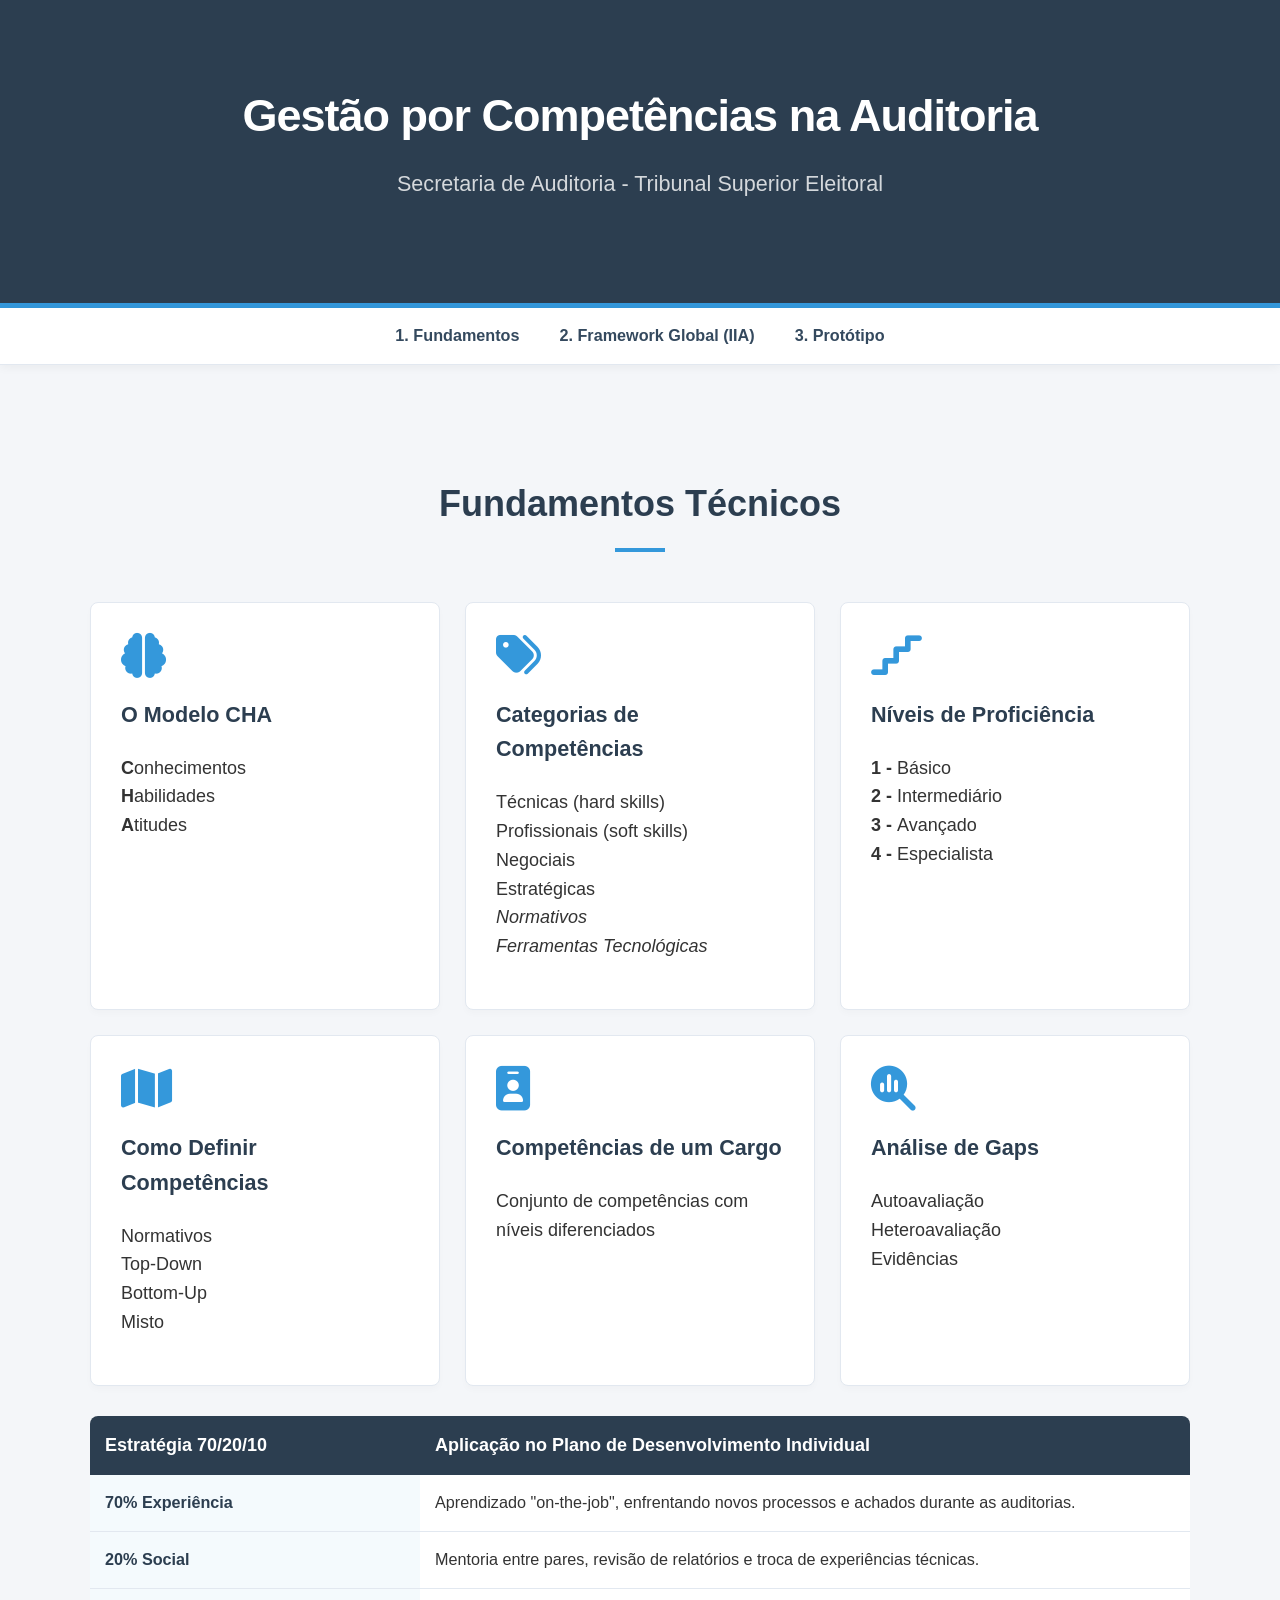
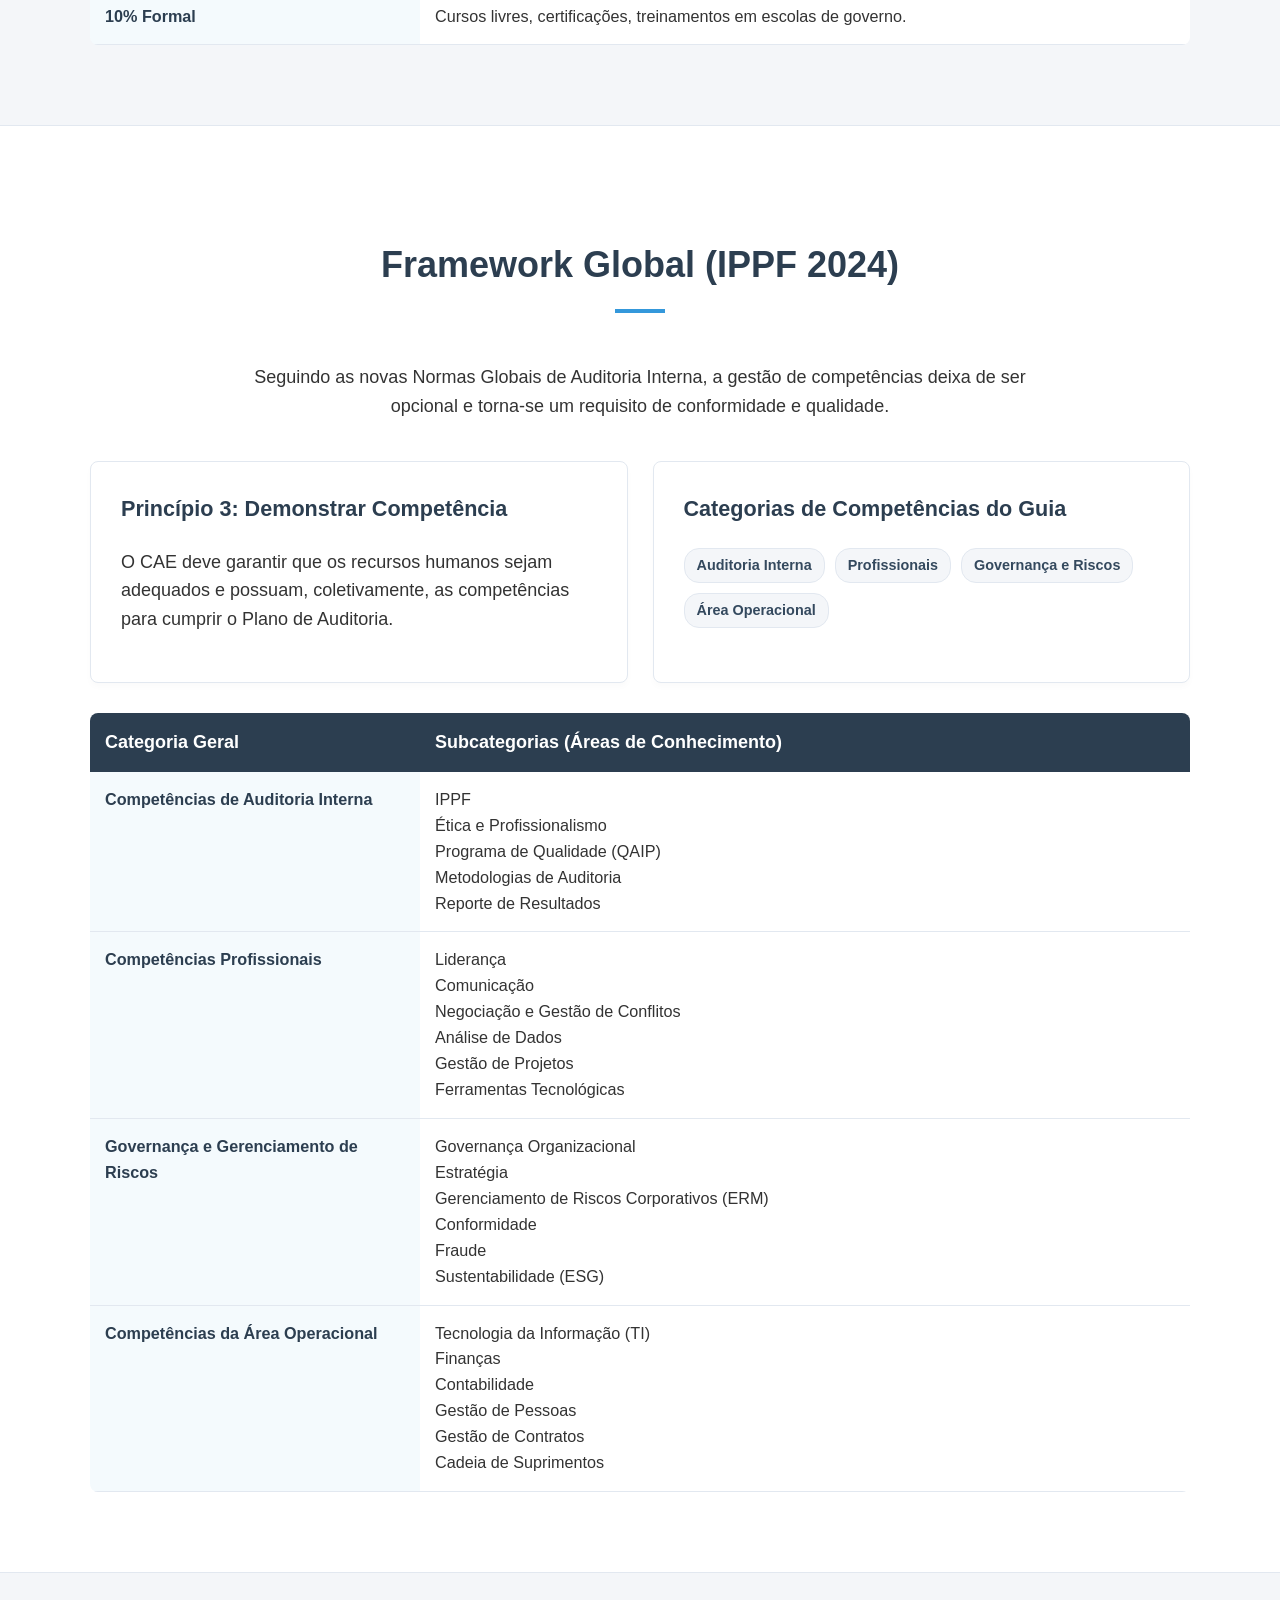
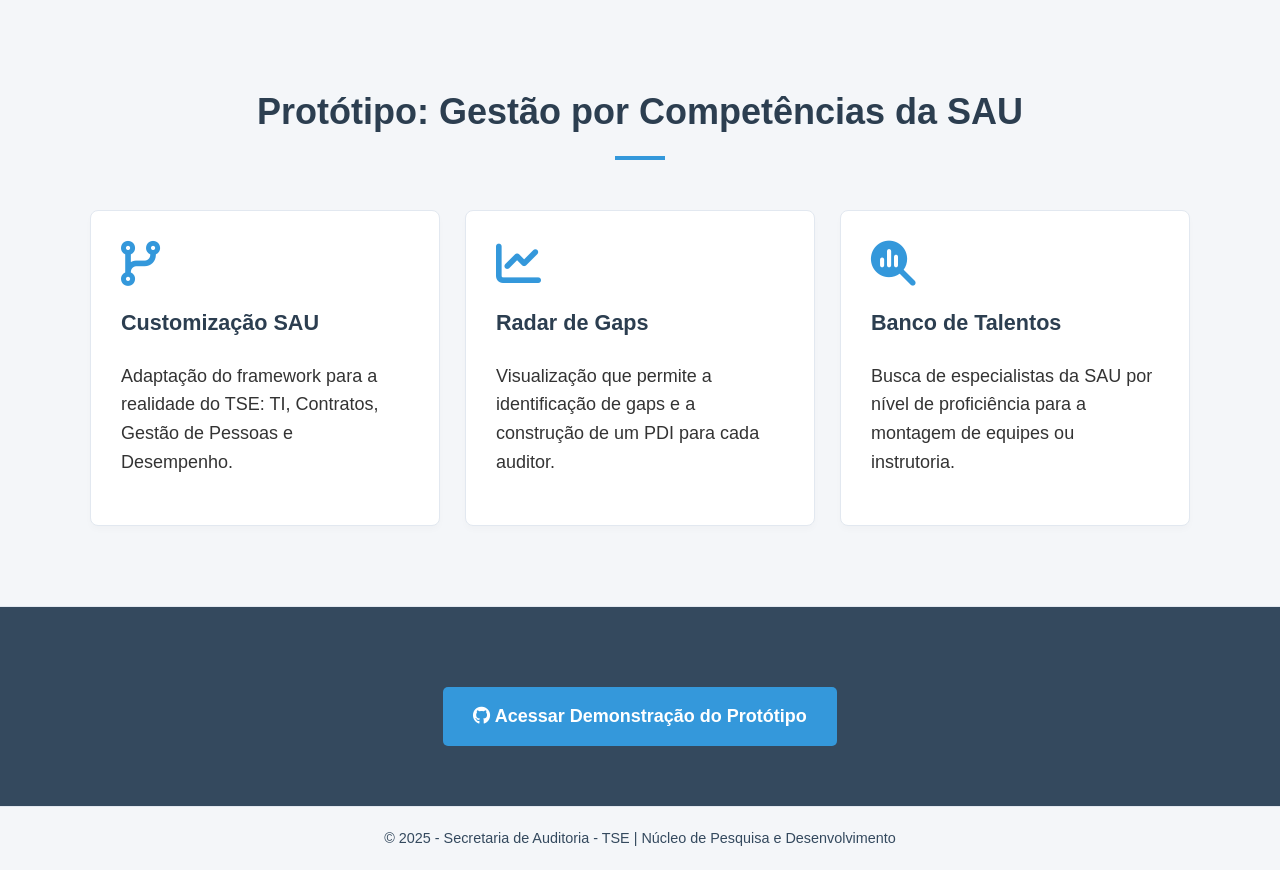
<file: apresentacao.html>
<!DOCTYPE html>
<html lang="pt-BR">
<head>
    <meta charset="UTF-8">
    <meta name="viewport" content="width=device-width, initial-scale=1.0">
    <title>Apresentação: Gestão por Competências SAU/TSE</title>
    <style>
        /* --- PALETA DE CORES DO APP SGC --- */
        :root {
            --primary: #2c3e50;
            --secondary: #34495e;
            --accent: #3498db;
            --bg-light: #f4f6f9;
            --white: #ffffff;
            --border: #e2e8f0;
            --text: #333;
            --success: #27ae60;
            --danger: #e74c3c;
            --warning: #f39c12;
        }

        html { scroll-behavior: smooth; }
        body {
            font-family: 'Segoe UI', Tahoma, Geneva, Verdana, sans-serif;
            margin: 0;
            background-color: var(--bg-light);
            color: var(--text);
            line-height: 1.6;
            font-size: 18px;
        }

        .container {
            max-width: 1100px;
            margin: 0 auto;
            padding: 0 20px;
        }

        /* --- HEADER --- */
        header {
            background-color: var(--primary);
            color: var(--white);
            padding: 80px 20px;
            text-align: center;
            border-bottom: 5px solid var(--accent);
        }
        header h1 {
            margin: 0;
            font-size: 2.5em;
            letter-spacing: -1px;
        }
        header p {
            font-size: 1.2em;
            opacity: 0.8;
            margin-top: 15px;
            font-weight: 300;
        }

        /* --- NAVIGATION --- */
        nav {
            position: sticky;
            top: 0;
            background-color: var(--white);
            border-bottom: 1px solid var(--border);
            z-index: 1000;
            box-shadow: 0 2px 10px rgba(0,0,0,0.05);
        }
        nav ul {
            list-style: none;
            margin: 0;
            padding: 0;
            display: flex;
            justify-content: center;
            flex-wrap: wrap;
        }
        nav li a {
            display: block;
            padding: 15px 20px;
            text-decoration: none;
            color: var(--secondary);
            font-weight: 600;
            font-size: 0.9em;
            transition: 0.2s;
        }
        nav li a:hover {
            color: var(--accent);
            background-color: #f8f9fa;
        }

        /* --- SECTIONS --- */
        section { padding: 80px 0; border-bottom: 1px solid var(--border); }
        h2 {
            text-align: center;
            font-size: 2em;
            color: var(--primary);
            margin-bottom: 50px;
            position: relative;
        }
        h2::after {
            content: '';
            display: block;
            width: 50px;
            height: 4px;
            background: var(--accent);
            margin: 15px auto;
        }

        /* --- CARDS & GRID --- */
        .grid {
            display: grid;
            grid-template-columns: repeat(auto-fit, minmax(280px, 1fr));
            gap: 25px;
        }
        .card {
            background: var(--white);
            padding: 30px;
            border-radius: 8px;
            border: 1px solid var(--border);
            box-shadow: 0 4px 6px rgba(0,0,0,0.02);
            transition: transform 0.3s ease;
        }
        .card:hover { transform: translateY(-5px); box-shadow: 0 8px 15px rgba(0,0,0,0.05); }
        
        .icon-card i {
            font-size: 2.5em;
            color: var(--accent);
            margin-bottom: 20px;
            display: block;
        }
        .card h3 { color: var(--primary); margin-top: 0; font-size: 1.2em; }

        /* --- BLOCO 1 EXTRAS --- */
        .badge-grid { display: flex; gap: 10px; margin-top: 15px; flex-wrap: wrap; }
        .badge { background: var(--bg-light); padding: 5px 12px; border-radius: 15px; font-size: 0.8em; font-weight: bold; color: var(--secondary); border: 1px solid var(--border); }

        /* --- COMPARISON TABLE --- */
        .table-container { overflow-x: auto; margin-top: 30px; }
        table { width: 100%; border-collapse: collapse; background: var(--white); border-radius: 8px; overflow: hidden; }
        th { background: var(--primary); color: var(--white); padding: 15px; text-align: left; }
        td { padding: 15px; border-bottom: 1px solid var(--border); font-size: 0.9em; vertical-align: top; }
        .highlight { background-color: rgba(52, 152, 219, 0.05); font-weight: 600; color: var(--primary); }

        /* --- FLOW/PROCESSO --- */
        .flow { display: flex; justify-content: space-between; align-items: center; gap: 20px; margin-top: 40px; }
        .step { text-align: center; flex: 1; }
        .step-circle { width: 60px; height: 60px; background: var(--accent); color: white; border-radius: 50%; display: flex; align-items: center; justify-content: center; margin: 0 auto 15px; font-weight: bold; font-size: 1.2em; }
        
        /* --- FOOTER/CTA --- */
        .cta-section { background: var(--secondary); color: white; text-align: center; padding: 60px 20px; }
        .btn-github {
            display: inline-block;
            background: var(--accent);
            color: white;
            padding: 15px 30px;
            text-decoration: none;
            border-radius: 5px;
            font-weight: bold;
            margin-top: 20px;
            transition: 0.3s;
        }
        .btn-github:hover { background: #2980b9; transform: scale(1.05); }

        @media (max-width: 768px) {
            .flow { flex-direction: column; }
            header h1 { font-size: 1.8em; }
        }
    </style>
    <link rel="stylesheet" href="https://cdnjs.cloudflare.com/ajax/libs/font-awesome/6.4.0/css/all.min.css">
</head>
<body>

    <header>
        <div class="container">
            <h1>Gestão por Competências na Auditoria</h1>
            <p>Secretaria de Auditoria - Tribunal Superior Eleitoral</p>
        </div>
    </header>

    <nav>
        <ul>
            <li><a href="#fundamentos">1. Fundamentos</a></li>
            <li><a href="#ippf">2. Framework Global (IIA)</a></li>
            <li><a href="#solucao">3. Protótipo</a></li>
        </ul>
    </nav>

    <!-- BLOCO 1: FUNDAMENTOS -->
    <section id="fundamentos">
        <div class="container">
            <h2>Fundamentos Técnicos</h2>
            <div class="grid">
                <div class="card icon-card">
                    <i class="fa-solid fa-brain"></i>
                    <h3>O Modelo CHA</h3>
                    <p><strong>C</strong>onhecimentos<br><strong>H</strong>abilidades<br><strong>A</strong>titudes</p>
                </div>
                <div class="card icon-card">
                    <i class="fa-solid fa-tags"></i>
                    <h3>Categorias de Competências</h3>
                    <p>Técnicas (hard skills)<br>Profissionais (soft skills)<br>Negociais<br>Estratégicas<br><em>Normativos</em><br><em>Ferramentas Tecnológicas</em></p>
                </div>
                <div class="card icon-card">
                    <i class="fa-solid fa-stairs"></i>
                    <h3>Níveis de Proficiência</h3>
                    <p><strong>1 - </strong>Básico<br><strong>2 - </strong>Intermediário<br><strong>3 - </strong>Avançado<br><strong>4 - </strong>Especialista</p>
                </div>
                <div class="card icon-card">
                    <i class="fa-solid fa-map"></i>
                    <h3>Como Definir Competências</h3>
                    <p>Normativos<br>Top-Down<br>Bottom-Up<br>Misto</p>
                </div>
                <div class="card icon-card">
                    <i class="fa-solid fa-id-badge"></i>
                    <h3>Competências de um Cargo</h3>
                    <p>Conjunto de competências com níveis diferenciados</p>
                </div>
                <div class="card icon-card">
                    <i class="fa-solid fa-magnifying-glass-chart"></i>
                    <h3>Análise de Gaps</h3>
                    <p>Autoavaliação<br>Heteroavaliação<br>Evidências</p>
                </div>
            </div>

            <div class="table-container">
                <table>
                    <thead>
                        <tr>
                            <th width="30%">Estratégia 70/20/10</th>
                            <th>Aplicação no Plano de Desenvolvimento Individual</th>
                        </tr>
                    </thead>
                    <tbody>
                        <tr>
                            <td class="highlight">70% Experiência</td>
                            <td>Aprendizado "on-the-job", enfrentando novos processos e achados durante as auditorias.</td>
                        </tr>
                        <tr>
                            <td class="highlight">20% Social</td>
                            <td>Mentoria entre pares, revisão de relatórios e troca de experiências técnicas.</td>
                        </tr>
                        <tr>
                            <td class="highlight">10% Formal</td>
                            <td>Cursos livres, certificações, treinamentos em escolas de governo.</td>
                        </tr>
                    </tbody>
                </table>
            </div>
        </div>
    </section>

    <!-- BLOCO 2: IPPF -->
    <section id="ippf" style="background-color: #fff;">
        <div class="container">
            <h2>Framework Global (IPPF 2024)</h2>
            <p style="text-align:center; max-width: 800px; margin: 0 auto 40px;">Seguindo as novas Normas Globais de Auditoria Interna, a gestão de competências deixa de ser opcional e torna-se um requisito de conformidade e qualidade.</p>
            
            <div class="grid">
                <div class="card">
                    <h3>Princípio 3: Demonstrar Competência</h3>
                    <p>O CAE deve garantir que os recursos humanos sejam adequados e possuam, coletivamente, as competências para cumprir o Plano de Auditoria.</p>
                </div>
                <div class="card">
                    <h3>Categorias de Competências do Guia</h3>
                    <div class="badge-grid">
                        <span class="badge">Auditoria Interna</span>
                        <span class="badge">Profissionais</span>
                        <span class="badge">Governança e Riscos</span>
                        <span class="badge">Área Operacional</span>
                    </div>
                </div>
            </div>

            <!-- TABELA DETALHADA DO FRAMEWORK IPPF -->
            <div class="table-container">
                <table>
                    <thead>
                        <tr>
                            <th width="30%">Categoria Geral</th>
                            <th>Subcategorias (Áreas de Conhecimento)</th>
                        </tr>
                    </thead>
                    <tbody>
                        <tr>
                            <td class="highlight">Competências de Auditoria Interna</td>
                            <td>IPPF<br>Ética e Profissionalismo<br>Programa de Qualidade (QAIP)<br>Metodologias de Auditoria<br>Reporte de Resultados</td>
                        </tr>
                        <tr>
                            <td class="highlight">Competências Profissionais</td>
                            <td>Liderança<br>Comunicação<br>Negociação e Gestão de Conflitos<br>Análise de Dados<br>Gestão de Projetos<br>Ferramentas Tecnológicas</td>
                        </tr>
                        <tr>
                            <td class="highlight">Governança e Gerenciamento de Riscos</td>
                            <td>Governança Organizacional<br>Estratégia<br>Gerenciamento de Riscos Corporativos (ERM)<br>Conformidade<br>Fraude<br>Sustentabilidade (ESG)</td>
                        </tr>
                        <tr>
                            <td class="highlight">Competências da Área Operacional</td>
                            <td>Tecnologia da Informação (TI)<br>Finanças<br>Contabilidade<br>Gestão de Pessoas<br>Gestão de Contratos<br>Cadeia de Suprimentos</td>
                        </tr>
                    </tbody>
                </table>
            </div>
        </div>
    </section>

    <!-- BLOCO 3: SOLUÇÃO -->
    <section id="solucao">
        <div class="container">
            <h2>Protótipo: Gestão por Competências da SAU</h2>
            <div class="grid">
                <div class="card icon-card">
                    <i class="fa-solid fa-code-branch"></i>
                    <h3>Customização SAU</h3>
                    <p>Adaptação do framework para a realidade do TSE: TI, Contratos, Gestão de Pessoas e Desempenho.</p>
                </div>
                <div class="card icon-card">
                    <i class="fa-solid fa-chart-line"></i>
                    <h3>Radar de Gaps</h3>
                    <p>Visualização que permite a identificação de gaps e a construção de um PDI para cada auditor.</p>
                </div>
                <div class="card icon-card">
                    <i class="fa-solid fa-magnifying-glass-chart"></i>
                    <h3>Banco de Talentos</h3>
                    <p>Busca de especialistas da SAU por nível de proficiência para a montagem de equipes ou instrutoria.</p>
                </div>
            </div>
        </div>
    </section>

    <!-- CONCLUSÃO -->
    <section id="conclusao" class="cta-section">
        <div class="container">
            <a href="https://npdtse.github.io/competencias" target="_blank" class="btn-github">
                <i class="fa-brands fa-github"></i> Acessar Demonstração do Protótipo
            </a>
        </div>
    </section>

    <footer style="text-align: center; padding: 20px; color: var(--secondary); font-size: 0.8em;">
        &copy; 2025 - Secretaria de Auditoria - TSE | Núcleo de Pesquisa e Desenvolvimento
    </footer>

</body>
</html>
</file>
